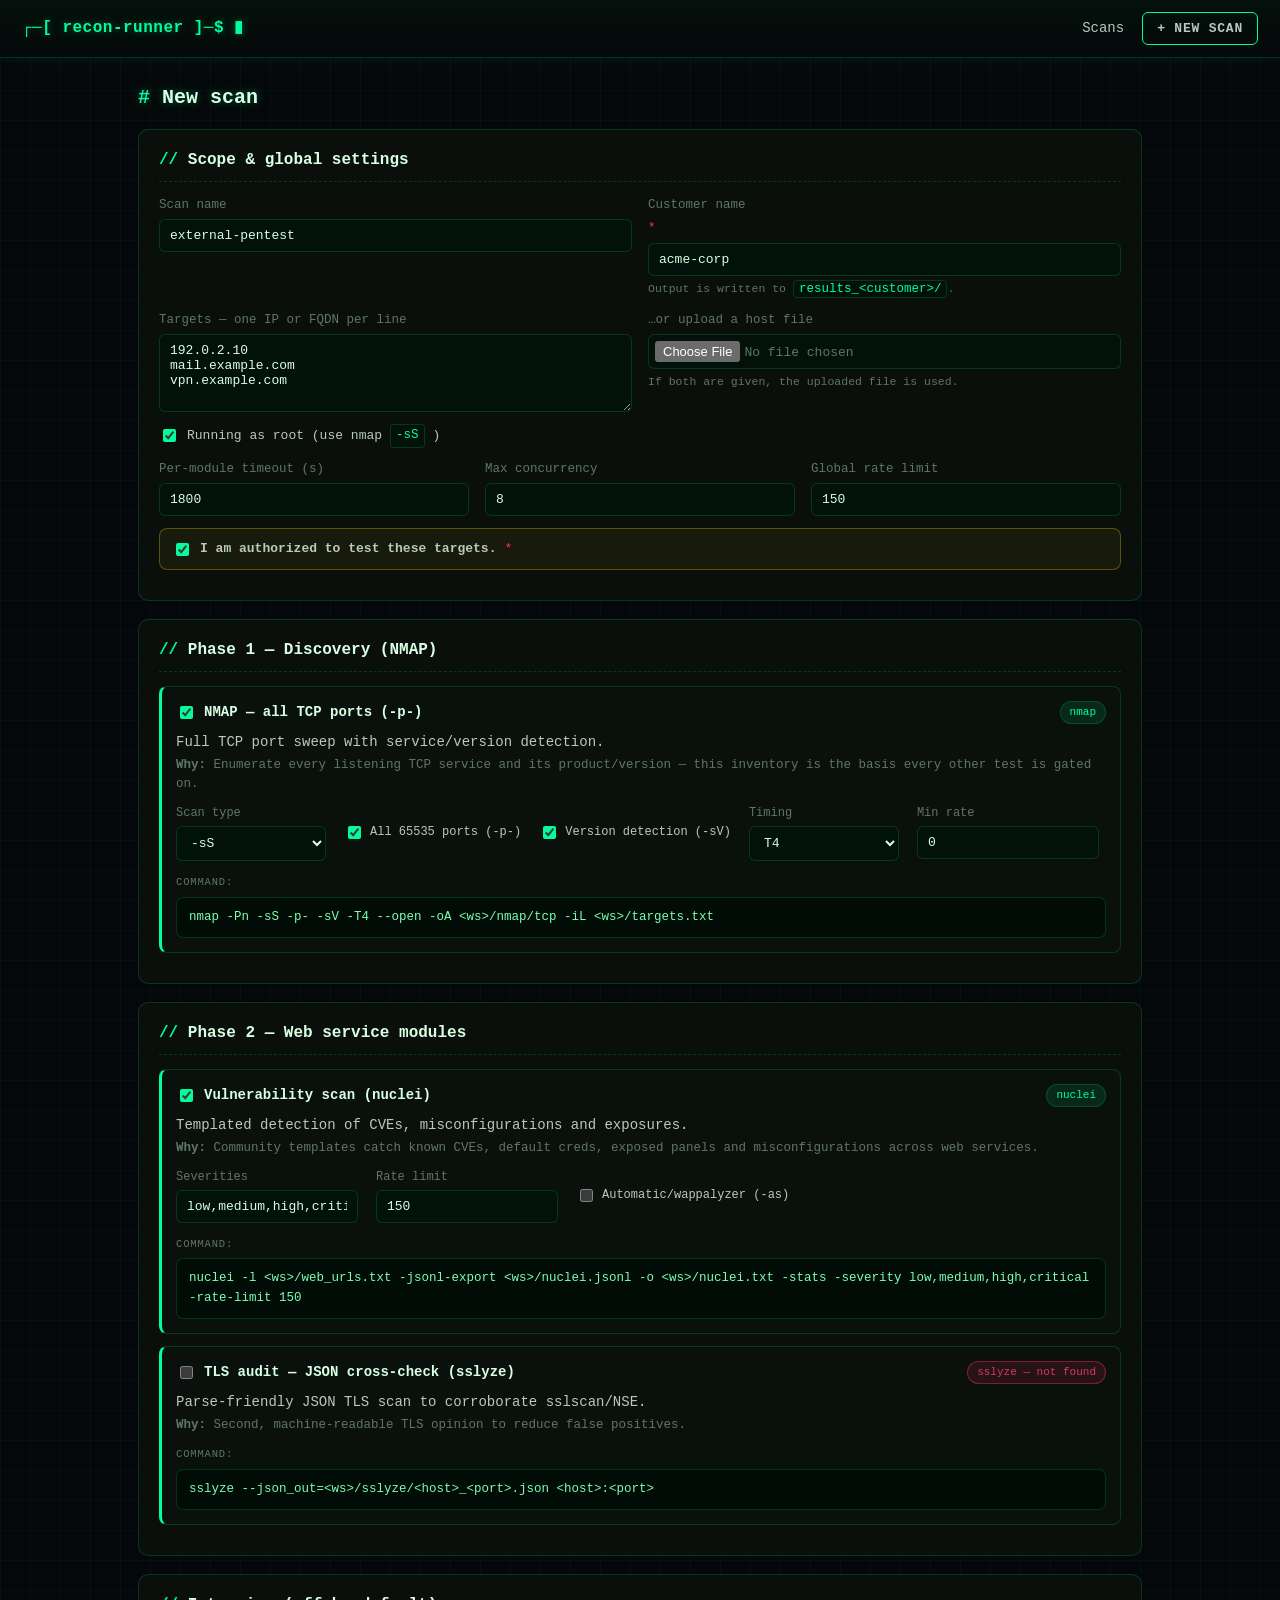
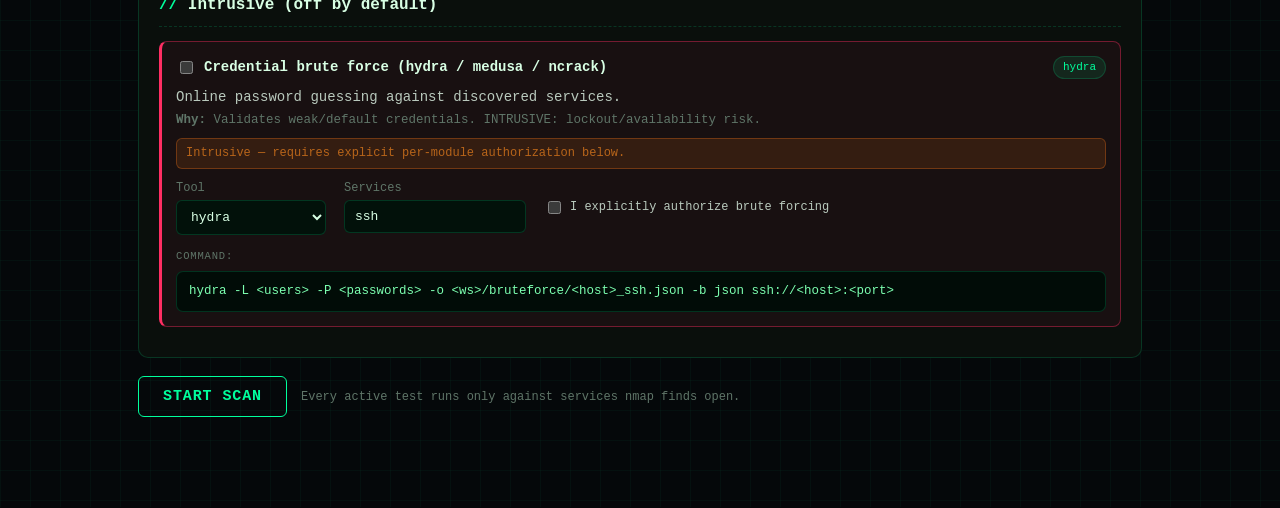
<file: docs/config_preview.html>
<!doctype html>
<html lang="en">
<head>
<meta charset="utf-8">
<meta name="viewport" content="width=device-width, initial-scale=1">
<title>recon-runner — config preview</title>
<link rel="stylesheet" href="../static/css/styles.css">
</head>
<body>
<header class="topbar">
  <a class="brand" href="#">recon-runner</a>
  <nav><a href="#">Scans</a><a class="btn" href="#">+ New scan</a></nav>
</header>
<main class="container">
  <div class="page-head"><h1>New scan</h1></div>

  <section class="panel">
    <h2>Scope &amp; global settings</h2>
    <div class="row">
      <label>Scan name<input type="text" value="external-pentest"></label>
      <label>Customer name <span class="req">*</span>
        <input type="text" value="acme-corp">
        <small>Output is written to <code>results_&lt;customer&gt;/</code>.</small>
      </label>
    </div>
    <div class="row">
      <label class="grow">Targets — one IP or FQDN per line
        <textarea rows="4">192.0.2.10
mail.example.com
vpn.example.com</textarea></label>
      <label class="grow">…or upload a host file
        <input type="file">
        <small>If both are given, the uploaded file is used.</small></label>
    </div>
    <div class="row">
      <label class="check"><input type="checkbox" checked> Running as root (use nmap <code>-sS</code>)</label>
    </div>
    <div class="row">
      <label>Per-module timeout (s)<input type="number" value="1800"></label>
      <label>Max concurrency<input type="number" value="8"></label>
      <label>Global rate limit<input type="number" value="150"></label>
    </div>
    <div class="row auth">
      <label class="check"><input type="checkbox" checked>
        <strong>I am authorized to test these targets.</strong> <span class="req">*</span></label>
    </div>
  </section>

  <section class="panel">
    <h2>Phase 1 — Discovery (NMAP)</h2>
    <div class="module-card" data-risk="safe">
      <div class="mod-head">
        <label class="check mod-toggle"><input type="checkbox" checked>
          <span class="mod-name">NMAP — all TCP ports (-p-)</span></label>
        <span class="avail ok">nmap</span>
      </div>
      <p class="mod-desc">Full TCP port sweep with service/version detection.</p>
      <p class="mod-why"><strong>Why:</strong> Enumerate every listening TCP service and its
        product/version — this inventory is the basis every other test is gated on.</p>
      <div class="opts">
        <label class="opt-label">Scan type
          <select><option>-sS</option><option>-sT</option></select></label>
        <label class="opt-label check"><input type="checkbox" checked> All 65535 ports (-p-)</label>
        <label class="opt-label check"><input type="checkbox" checked> Version detection (-sV)</label>
        <label class="opt-label">Timing<select><option>T4</option></select></label>
        <label class="opt-label">Min rate<input type="number" value="0"></label>
      </div>
      <div class="preview"><span class="preview-label">Command:</span>
        <pre class="cmd">nmap -Pn -sS -p- -sV -T4 --open -oA &lt;ws&gt;/nmap/tcp -iL &lt;ws&gt;/targets.txt</pre></div>
    </div>
  </section>

  <section class="panel">
    <h2>Phase 2 — Web service modules</h2>
    <div class="module-card" data-risk="safe">
      <div class="mod-head">
        <label class="check mod-toggle"><input type="checkbox" checked>
          <span class="mod-name">Vulnerability scan (nuclei)</span></label>
        <span class="avail ok">nuclei</span>
      </div>
      <p class="mod-desc">Templated detection of CVEs, misconfigurations and exposures.</p>
      <p class="mod-why"><strong>Why:</strong> Community templates catch known CVEs, default creds,
        exposed panels and misconfigurations across web services.</p>
      <div class="opts">
        <label class="opt-label">Severities<input type="text" value="low,medium,high,critical"></label>
        <label class="opt-label">Rate limit<input type="number" value="150"></label>
        <label class="opt-label check"><input type="checkbox"> Automatic/wappalyzer (-as)</label>
      </div>
      <div class="preview"><span class="preview-label">Command:</span>
        <pre class="cmd">nuclei -l &lt;ws&gt;/web_urls.txt -jsonl-export &lt;ws&gt;/nuclei.jsonl -o &lt;ws&gt;/nuclei.txt -stats -severity low,medium,high,critical -rate-limit 150</pre></div>
    </div>
    <div class="module-card" data-risk="safe">
      <div class="mod-head">
        <label class="check mod-toggle"><input type="checkbox"> <span class="mod-name">TLS audit — JSON cross-check (sslyze)</span></label>
        <span class="avail no">sslyze — not found</span>
      </div>
      <p class="mod-desc">Parse-friendly JSON TLS scan to corroborate sslscan/NSE.</p>
      <p class="mod-why"><strong>Why:</strong> Second, machine-readable TLS opinion to reduce false positives.</p>
      <div class="preview"><span class="preview-label">Command:</span>
        <pre class="cmd">sslyze --json_out=&lt;ws&gt;/sslyze/&lt;host&gt;_&lt;port&gt;.json &lt;host&gt;:&lt;port&gt;</pre></div>
    </div>
  </section>

  <section class="panel">
    <h2>Intrusive (off by default)</h2>
    <div class="module-card" data-risk="intrusive">
      <div class="mod-head">
        <label class="check mod-toggle"><input type="checkbox"> <span class="mod-name">Credential brute force (hydra / medusa / ncrack)</span></label>
        <span class="avail ok">hydra</span>
      </div>
      <p class="mod-desc">Online password guessing against discovered services.</p>
      <p class="mod-why"><strong>Why:</strong> Validates weak/default credentials. INTRUSIVE: lockout/availability risk.</p>
      <p class="warn">Intrusive — requires explicit per-module authorization below.</p>
      <div class="opts">
        <label class="opt-label">Tool<select><option>hydra</option><option>medusa</option><option>ncrack</option></select></label>
        <label class="opt-label">Services<input type="text" value="ssh"></label>
        <label class="opt-label check"><input type="checkbox"> I explicitly authorize brute forcing</label>
      </div>
      <div class="preview"><span class="preview-label">Command:</span>
        <pre class="cmd">hydra -L &lt;users&gt; -P &lt;passwords&gt; -o &lt;ws&gt;/bruteforce/&lt;host&gt;_ssh.json -b json ssh://&lt;host&gt;:&lt;port&gt;</pre></div>
    </div>
  </section>

  <div class="submit-bar">
    <button class="btn btn-lg">Start scan</button>
    <span class="small muted">Every active test runs only against services nmap finds open.</span>
  </div>
</main>
</body>
</html>
</file>
<file: static/css/styles.css>
/* recon-runner web UI — theme-aware (dark "hacker" default + light override).
   The top-right toggle sets <html data-theme="light|dark">; variables below
   switch surfaces accordingly. Severity colors are shared across both themes. */
:root{
  /* dark (default / hacker) */
  --bg:#05080a; --panel:#0a0f0c; --card:#0a110d; --topbar-bg:linear-gradient(180deg,#04110b,#05080a);
  --ink:#b9c9bd; --bright:#d8ffe4; --muted:#5f7568; --line:rgba(0,255,156,.16);
  --accent:#00ff9c; --accent2:#39d0ff; --glow:rgba(0,255,156,.35);
  --grid:rgba(0,255,156,.035); --shadow:0 0 18px rgba(0,255,156,.06);
  --field-bg:#02110a; --field-ink:#d8ffe4; --code-bg:#02110a;
  --th-bg:#04130c; --row-hover:rgba(0,255,156,.04);
  --term-bg:#010c07; --term-ink:#9fe9bf; --btn-hover:rgba(0,255,156,.16);
  --auth-bg:rgba(255,212,0,.06); --auth-line:rgba(255,212,0,.3);
  /* severities (shared) */
  --crit:#ff2e63; --high:#ff7b1a; --med:#ffd400; --low:#34d1ff; --info:#7d8c84;
  --mono:'JetBrains Mono','Fira Code',ui-monospace,SFMono-Regular,Menlo,Consolas,"Liberation Mono",monospace;
}
:root[data-theme="light"]{
  --bg:#eef1f5; --panel:#ffffff; --card:#fbfcfe; --topbar-bg:#0f1419;
  --ink:#1b2733; --bright:#0f1720; --muted:#5b6b7b; --line:#dfe5ec;
  --accent:#0a7f5f; --accent2:#1f6feb; --glow:rgba(10,127,95,.22);
  --grid:rgba(0,0,0,.035); --shadow:0 1px 3px rgba(0,0,0,.08);
  --field-bg:#ffffff; --field-ink:#1b2733; --code-bg:#eef2f6;
  --th-bg:#f0f3f7; --row-hover:rgba(0,0,0,.03);
  --term-bg:#0f1419; --term-ink:#d6e2f0; --btn-hover:rgba(10,127,95,.12);
  --auth-bg:#fff7e6; --auth-line:#ffe8b3;
}
/* keep a dark top bar in light mode, so the brand still reads as "hacker" */
:root[data-theme="light"] .topbar .brand{color:#00ff9c}
:root[data-theme="light"] .topbar nav a{color:#c7d3df}
:root[data-theme="light"] .topbar nav a:hover{color:#00ff9c}
:root[data-theme="light"] .theme-toggle{border-color:rgba(0,255,156,.4);color:#00ff9c}

*{box-sizing:border-box}
html{color-scheme:dark}
html[data-theme="light"]{color-scheme:light}
body{
  margin:0;color:var(--ink);font:14px/1.55 var(--mono);background-color:var(--bg);
  background-image:linear-gradient(var(--grid) 1px, transparent 1px),
    linear-gradient(90deg, var(--grid) 1px, transparent 1px);
  background-size:30px 30px;
}
a{color:var(--accent2);text-decoration:none}
a:hover{text-decoration:underline}
.small{font-size:12px}.muted{color:var(--muted)}
code{background:var(--code-bg);color:var(--accent);padding:1px 5px;border-radius:4px;
     border:1px solid var(--line);font-size:12.5px}
h1,h2,h3{color:var(--bright)}

/* top bar */
.topbar{display:flex;align-items:center;justify-content:space-between;
        background:var(--topbar-bg);border-bottom:1px solid var(--line);
        padding:12px 22px;box-shadow:var(--shadow)}
.topbar .brand{color:var(--accent);font-weight:700;font-size:16px;letter-spacing:.5px;
               text-shadow:0 0 8px var(--glow)}
.topbar .brand::before{content:"┌─[ "}
.topbar .brand::after{content:" ]─$ ▮";animation:blink 1.1s steps(1) infinite}
@keyframes blink{50%{opacity:0}}
.topbar nav{display:flex;align-items:center}
.topbar nav a{color:var(--ink);margin-left:18px}
.topbar nav a:hover{color:var(--accent)}
.theme-toggle{margin-left:18px;width:34px;height:30px;border:1px solid var(--line);
  background:transparent;color:var(--accent);border-radius:6px;cursor:pointer;
  font-size:15px;line-height:1;display:inline-flex;align-items:center;justify-content:center}
.theme-toggle:hover{border-color:var(--accent);box-shadow:0 0 10px var(--glow)}

.container{max-width:1040px;margin:0 auto;padding:24px 18px 90px}
.page-head{display:flex;align-items:center;justify-content:space-between;margin-bottom:16px}
.page-head h1{font-size:20px;margin:0;text-shadow:0 0 10px var(--glow)}
.page-head h1::before{content:"# ";color:var(--accent)}
.actions .btn{margin-left:8px}

/* buttons (outline; theme-neutral) */
.btn{display:inline-block;background:transparent;color:var(--accent);
     border:1px solid var(--accent);border-radius:6px;padding:8px 14px;font:600 13px var(--mono);
     cursor:pointer;text-transform:uppercase;letter-spacing:.06em;
     transition:box-shadow .15s,background .15s}
.btn:hover{background:var(--btn-hover);box-shadow:0 0 14px var(--glow);text-decoration:none}
.btn-ghost{color:var(--ink);border-color:var(--line)}
.btn-ghost:hover{color:var(--accent);border-color:var(--accent)}
.btn-ghost.danger{color:#d33b5a;border-color:rgba(255,46,99,.4)}
.btn-ghost.danger:hover{background:rgba(255,46,99,.1);border-color:#d33b5a}
.btn-lg{padding:11px 24px;font-size:15px}

/* panels */
.panel{background:var(--panel);border:1px solid var(--line);border-radius:10px;
       padding:18px 20px;margin-bottom:18px}
.panel h2{margin:0 0 14px;font-size:16px;color:var(--bright);
          border-bottom:1px dashed var(--line);padding-bottom:8px}
.panel h2::before{content:"// ";color:var(--accent)}
.panel h3{margin:18px 0 8px;font-size:12px;text-transform:uppercase;letter-spacing:.08em;color:var(--muted)}

.row{display:flex;gap:16px;flex-wrap:wrap;margin-bottom:12px}
.row label{display:flex;flex-direction:column;font-size:12.5px;gap:4px;flex:1;color:var(--muted)}
.row label.grow{flex:1 1 320px}
.row label.check{flex-direction:row;align-items:center;gap:8px;font-size:13px;color:var(--ink)}
.row.auth{background:var(--auth-bg);border:1px solid var(--auth-line);border-radius:8px;padding:10px 12px}
input,select,textarea{font:13px var(--mono);padding:8px 10px;border:1px solid var(--line);
       border-radius:6px;background:var(--field-bg);color:var(--field-ink);width:100%;caret-color:var(--accent)}
input::placeholder,textarea::placeholder{color:var(--muted)}
input:focus,select:focus,textarea:focus{outline:none;border-color:var(--accent);box-shadow:0 0 10px var(--glow)}
input[type=checkbox]{width:auto;accent-color:var(--accent)}
input[type=file]{padding:6px;color:var(--muted)}
small{color:var(--muted);font-size:11.5px}
.req{color:var(--crit)}

/* module cards */
.module-card{border:1px solid var(--line);border-left:3px solid var(--accent);border-radius:8px;
       padding:14px;margin-bottom:12px;background:var(--card)}
.module-card[data-risk="intrusive"]{border-color:rgba(255,46,99,.4);border-left-color:var(--crit);
       background:rgba(255,46,99,.06)}
.module-card[data-risk="scope"]{border-color:rgba(255,170,0,.35);border-left-color:var(--med);
       background:rgba(255,200,0,.06)}
.mod-head{display:flex;align-items:center;justify-content:space-between;gap:10px}
.mod-toggle{display:flex;align-items:center;gap:8px;font-weight:600;color:var(--bright)}
.mod-name{font-size:14px}
.avail{font-size:11px;font-family:var(--mono);padding:2px 9px;border-radius:999px;
       white-space:pre-line;border:1px solid transparent}
.avail.ok{background:rgba(0,180,110,.14);color:var(--accent);border-color:var(--line)}
.avail.no{background:rgba(255,46,99,.12);color:#d33b5a;border-color:rgba(255,46,99,.4)}
.mod-desc{margin:8px 0 2px;color:var(--ink)}
.mod-why{margin:0 0 8px;font-size:12.5px;color:var(--muted)}
.warn{font-size:12px;color:#b8651a;background:rgba(255,123,26,.12);border:1px solid rgba(255,123,26,.3);
      border-radius:6px;padding:5px 9px;margin:6px 0}
.warn.scope{color:#9a7b00;background:rgba(255,200,0,.12);border-color:rgba(255,200,0,.35)}
.opts{display:flex;flex-wrap:wrap;gap:10px 18px;margin:10px 0}
.opt-label{display:flex;flex-direction:column;font-size:12px;gap:3px;min-width:150px;color:var(--muted)}
.opt-label.check{flex-direction:row;align-items:center;gap:6px;color:var(--ink)}

/* command preview / terminal blocks (kept dark in both themes) */
.preview .preview-label{font-size:10.5px;text-transform:uppercase;color:var(--muted);letter-spacing:.08em}
pre.cmd{background:var(--term-bg);color:#7CFFB0;border:1px solid var(--line);border-radius:7px;
        padding:10px 12px;margin:4px 0 0;overflow-x:auto;font:12.5px/1.55 var(--mono);
        white-space:pre-wrap;word-break:break-all}

.submit-bar{display:flex;align-items:center;gap:14px}

/* tables */
table.grid{width:100%;border-collapse:collapse;background:var(--panel);border:1px solid var(--line);
       border-radius:8px;overflow:hidden}
table.grid th,table.grid td{padding:8px 10px;border-bottom:1px solid var(--line);text-align:left}
table.grid th{background:var(--th-bg);font-size:11px;text-transform:uppercase;color:var(--accent);letter-spacing:.05em}
table.grid tr:last-child td{border-bottom:none}
table.grid tbody tr:hover{background:var(--row-hover)}

/* badges / statuses */
.badge,.status,.tag{display:inline-block;border-radius:999px;font-size:10.5px;font-weight:700;
       padding:2px 9px;text-transform:uppercase;letter-spacing:.04em}
.tag{background:rgba(57,208,255,.14);color:var(--accent2);border:1px solid rgba(57,208,255,.3)}
.status-queued{background:rgba(125,140,132,.18);color:var(--muted)}
.status-running{background:rgba(255,200,0,.16);color:#9a7b00;border:1px solid rgba(255,200,0,.4)}
.status-done{background:rgba(0,180,110,.14);color:var(--accent);border:1px solid var(--line)}
.status-error{background:rgba(255,46,99,.14);color:#d33b5a;border:1px solid rgba(255,46,99,.4)}
.status-interrupted{background:rgba(255,123,26,.14);color:#b8651a;border:1px solid rgba(255,123,26,.4)}
.status-cancelled{background:rgba(255,123,26,.14);color:#b8651a;border:1px solid rgba(255,123,26,.4)}
/* link-styled buttons for table row actions (resume/delete) */
.linkbtn{background:none;border:none;padding:0;margin:0;font:inherit;color:var(--accent2);
         cursor:pointer;text-transform:none;letter-spacing:0}
.linkbtn:hover{text-decoration:underline}
.linkbtn.danger{color:#d33b5a}
/* live status: elapsed clock + per-module run detail */
#st-elapsed{margin-left:auto}
.mstat{font-weight:700}
.mstat-ok{color:var(--accent)}
.mstat-skip{color:var(--muted)}
.mstat-warn{color:#d33b5a}
.mstat-missing{color:#b8651a}
.err{color:#d33b5a}
.status-cancelling{background:rgba(255,123,26,.14);color:#b8651a;border:1px solid rgba(255,123,26,.4)}
#st-modules .mod-row{cursor:pointer}
#st-modules .mod-detail>td{padding:0;background:var(--code-bg)}
table.runs{width:100%;border-collapse:collapse}
table.runs th,table.runs td{padding:5px 9px;border-bottom:1px solid var(--line);text-align:left;vertical-align:top}
table.runs th{font-size:10px;text-transform:uppercase;color:var(--muted);letter-spacing:.05em}
table.runs tr:last-child td{border-bottom:none}
.runcmd{font:12px/1.5 var(--mono);color:var(--term-ink);word-break:break-all}
.task-card{border:1px solid var(--line);border-radius:7px;padding:8px 10px;margin:6px 0;background:var(--code-bg)}
.task-head{display:flex;justify-content:space-between;align-items:center;gap:8px;flex-wrap:wrap}
.sev-critical{background:var(--crit);color:#fff}
.sev-high{background:var(--high);color:#1a0d02}
.sev-medium{background:var(--med);color:#1a1600}
.sev-low{background:var(--low);color:#04161c}
.sev-info{background:var(--info);color:#06120c}

.status-row{display:flex;align-items:center;gap:12px;margin-bottom:10px}
.progress{height:10px;background:var(--field-bg);border:1px solid var(--line);border-radius:999px;overflow:hidden}
.progress .bar{height:100%;width:0;background:linear-gradient(90deg,#00b86f,var(--accent));
       box-shadow:0 0 12px var(--glow);transition:width .4s}
.scope-list{display:flex;flex-wrap:wrap;gap:5px}
.pill{display:inline-block;background:var(--code-bg);border:1px solid var(--line);border-radius:6px;
      padding:1px 7px;font-size:12px;color:var(--ink)}
pre.log{background:var(--term-bg);color:var(--term-ink);border:1px solid var(--line);border-radius:8px;
        padding:12px;max-height:360px;overflow:auto;font:12.5px/1.6 var(--mono);white-space:pre-wrap}

/* flashes / empty */
.flash{padding:10px 14px;border-radius:8px;margin-bottom:12px;border:1px solid}
.flash-error{background:rgba(255,46,99,.1);color:#d33b5a;border-color:rgba(255,46,99,.4)}
.flash-success{background:rgba(0,180,110,.12);color:var(--accent);border-color:var(--line)}
.flash-warning{background:var(--auth-bg);color:#9a7b00;border-color:var(--auth-line)}
.empty{text-align:center;padding:54px 20px;color:var(--muted)}
.empty .btn{margin:10px 0}
</file>
